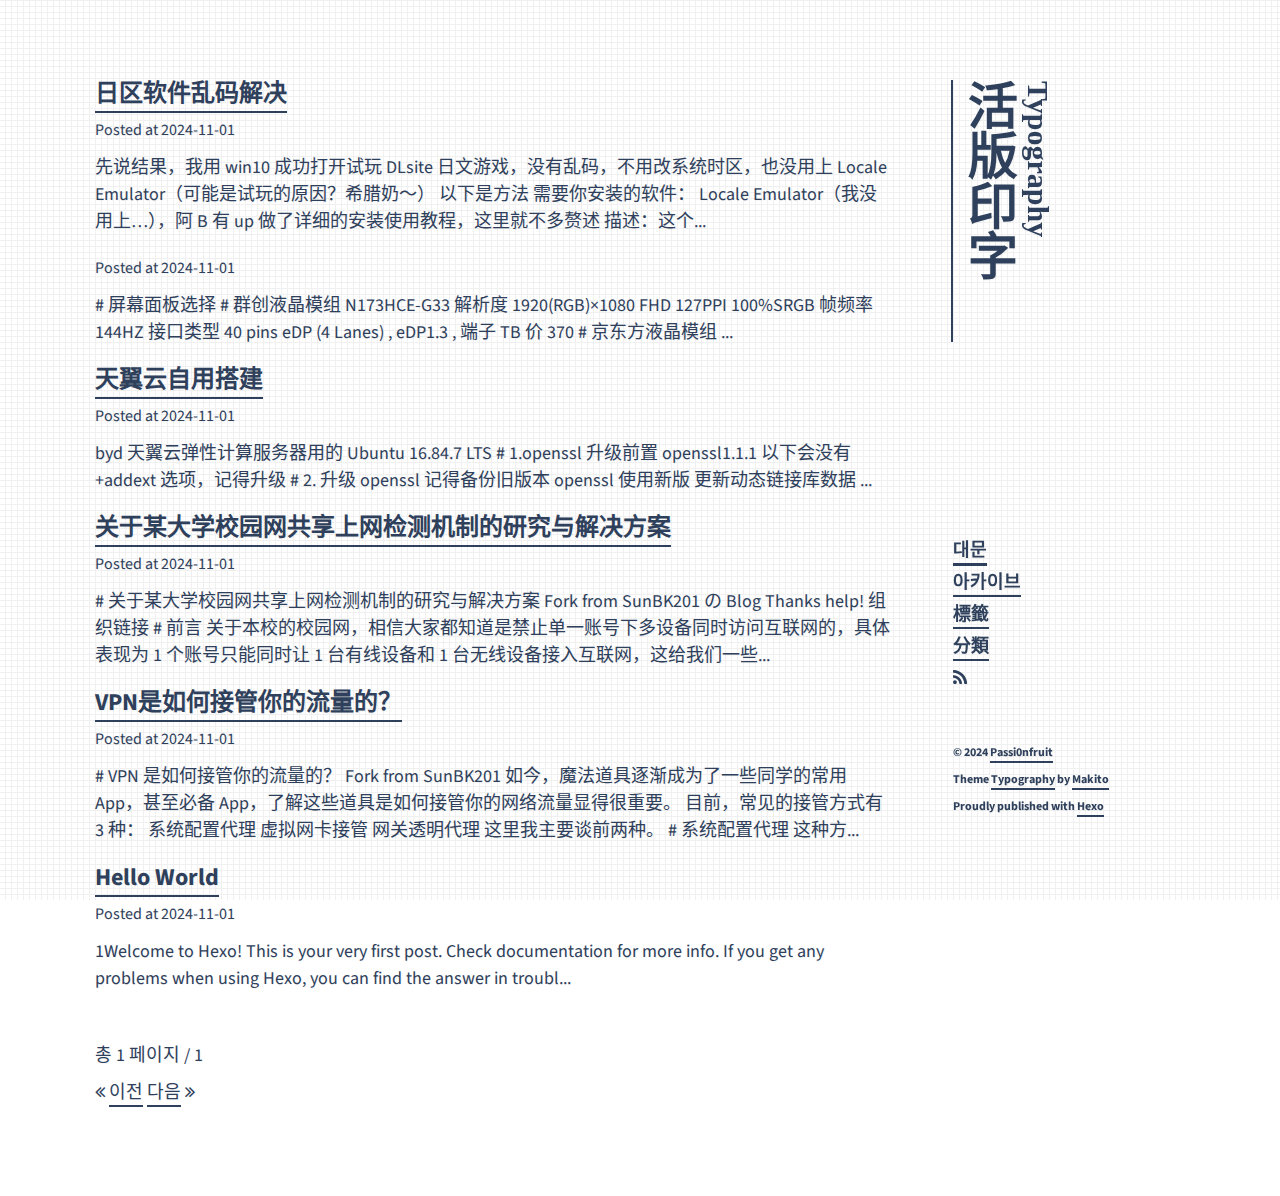
<file: index.html>
<!DOCTYPE html><html lang="zh-CN"><head><meta charset="utf-8"><meta name="X-UA-Compatible" content="IE=edge"><meta name="author"><title>Passi0nfruit</title><meta name="description" content="A Blog Powered By Hexo"><meta name="keywords" content=""><meta content="width=device-width, initial-scale=1.0, maximum-scale=1.0, user-scalable=0" name="viewport"><meta content="yes" name="apple-mobile-web-app-capable"><meta content="black" name="apple-mobile-web-app-status-bar-style"><meta content="telephone=no" name="format-detection"><meta name="renderer" content="webkit"><link rel="short icon" href="images/favicon.png" type="image/x-icon"><link rel="stylesheet" href="/css/bootstrap.min.css"><link rel="stylesheet" href="/css/font-awesome.min.css"><link rel="stylesheet" href="/css/style.css"><link rel="alternate" type="application/atom+xml" title="ATOM 1.0" href="/atom.xml"><meta name="generator" content="Hexo 7.3.0"><link rel="stylesheet" href="/css/prism.css" type="text/css">
<link rel="stylesheet" href="/css/prism-line-numbers.css" type="text/css"></head><body><div class="container" id="stage"><div class="row"><div class="col-sm-3 col-xs-12 side-container invisible" id="side-bar"><div class="vertical-text site-title"><h3 class="site-title-small" tabindex="-1"><a class="a-title" href="/">Typography</a></h3><h1 class="site-title-large" tabindex="-1"><a class="a-title" href="/">活版印字</a></h1><!--h6(onclick="triggerSiteNav()") Trigger--></div><br class="visible-lg visible-md visible-sm"><div class="site-title-links" id="site-nav"><ul><li><a class="current" href="/">대문</a></li><li><a href="/archives">아카이브</a></li><li><a href="/tags/index.html">標籤</a></li><li><a href="/categories/index.html">分類</a></li><li class="soc"><a href="http://windsakura.github.io/atom.xml" target="_blank" rel="noopener noreferrer" aria-label="RSS"><i class="fa fa-rss">&nbsp;</i></a></li></ul><div class="visible-lg visible-md visible-sm site-nav-footer"><br class="site-nav-footer-br"><footer><p>&copy;&nbsp;2024&nbsp;<a target="_blank" href="http://windsakura.github.io" rel="noopener noreferrer">Passi0nfruit</a></p><p>Theme&nbsp;<a target="_blank" href="https://github.com/SumiMakito/hexo-theme-typography" rel="noopener noreferrer">Typography</a>&nbsp;by&nbsp;<a target="_blank" href="https://www.keep.moe" rel="noopener noreferrer">Makito</a></p><p>Proudly published with&nbsp;<a target="_blank" href="https://hexo.io" rel="noopener noreferrer">Hexo</a></p></footer></div></div></div><div class="col-sm-9 col-xs-12 main-container invisible" id="main-container"><div class="autopagerize_page_element"><div class="content"><div class="post-container"><p class="post-title"><a href="/2024/11/01/%E6%97%A5%E5%8C%BA/">日区软件乱码解决</a></p><p class="post-meta"><span class="date meta-item">Posted at&nbsp;2024-11-01</span></p><p class="post-abstract">先说结果，我用 win10 成功打开试玩 DLsite 日文游戏，没有乱码，不用改系统时区，也没用上 Locale Emulator（可能是试玩的原因？希腊奶～）
以下是方法
需要你安装的软件：


Locale Emulator（我没用上…），阿 B 有 up 做了详细的安装使用教程，这里就不多赘述
描述：这个...</p></div><div class="post-container"><p class="post-title"><a href="/2024/11/01/%E5%B1%8F%E5%B9%95%E9%9D%A2%E6%9D%BF%E9%80%89%E6%8B%A9/"></a></p><p class="post-meta"><span class="date meta-item">Posted at&nbsp;2024-11-01</span></p><p class="post-abstract"># 屏幕面板选择
# 群创液晶模组 N173HCE-G33



解析度
1920(RGB)×1080  FHD  127PPI 100%SRGB




帧频率
144HZ


接口类型
40 pins  eDP (4 Lanes) , eDP1.3 , 端子


TB 价
370




# 京东方液晶模组 ...</p></div><div class="post-container"><p class="post-title"><a href="/2024/11/01/%E5%A4%A9%E7%BF%BC%E4%BA%91Ts3/">天翼云自用搭建</a></p><p class="post-meta"><span class="date meta-item">Posted at&nbsp;2024-11-01</span></p><p class="post-abstract">byd 天翼云弹性计算服务器用的 Ubuntu 16.84.7 LTS
# 1.openssl 升级前置
openssl1.1.1 以下会没有 +addext  选项，记得升级
  
  
  
  
# 2. 升级 openssl
  
记得备份旧版本 openssl
  
使用新版
  
更新动态链接库数据
...</p></div><div class="post-container"><p class="post-title"><a href="/2024/11/01/%E5%85%B3%E4%BA%8E%E6%9F%90%E5%A4%A7%E5%AD%A6%E6%A0%A1%E5%9B%AD%E7%BD%91%E5%85%B1%E4%BA%AB%E4%B8%8A%E7%BD%91%E6%A3%80%E6%B5%8B%E6%9C%BA%E5%88%B6%E7%9A%84%E7%A0%94%E7%A9%B6%E4%B8%8E%E8%A7%A3%E5%86%B3%E6%96%B9%E6%A1%88/">关于某大学校园网共享上网检测机制的研究与解决方案</a></p><p class="post-meta"><span class="date meta-item">Posted at&nbsp;2024-11-01</span></p><p class="post-abstract"># 关于某大学校园网共享上网检测机制的研究与解决方案
Fork from SunBK201 の Blog
Thanks help!
组织链接
# 前言
关于本校的校园网，相信大家都知道是禁止单一账号下多设备同时访问互联网的，具体表现为 1 个账号只能同时让 1 台有线设备和 1 台无线设备接入互联网，这给我们一些...</p></div><div class="post-container"><p class="post-title"><a href="/2024/11/01/VPN%E6%98%AF%E5%A6%82%E4%BD%95%E6%8E%A5%E7%AE%A1%E4%BD%A0%E7%9A%84%E6%B5%81%E9%87%8F%E7%9A%84%EF%BC%9F/">VPN是如何接管你的流量的？</a></p><p class="post-meta"><span class="date meta-item">Posted at&nbsp;2024-11-01</span></p><p class="post-abstract"># VPN 是如何接管你的流量的？
Fork from SunBK201
如今，魔法道具逐渐成为了一些同学的常用 App，甚至必备 App，了解这些道具是如何接管你的网络流量显得很重要。
目前，常见的接管方式有 3 种：

系统配置代理
虚拟网卡接管
网关透明代理

这里我主要谈前两种。
# 系统配置代理
这种方...</p></div><div class="post-container"><p class="post-title"><a href="/2024/11/01/hello-world/">Hello World</a></p><p class="post-meta"><span class="date meta-item">Posted at&nbsp;2024-11-01</span></p><p class="post-abstract">1Welcome to Hexo! This is your very first post. Check documentation for more info. If you get any problems when using Hexo, you can find the answer in troubl...</p></div><div class="pagination no-margin-bottom"><p class="clearfix"><p> 총 1 페이지 / 1 &nbsp;</p><p><span class="pre pagbuttons"><i class="fa fa-angle-double-left"></i>&nbsp;<a role="navigation" href="/" aria-label="이전">이전</a></span><span>&nbsp;</span><span class="next pagbuttons"><a role="navigation" href="/" aria-label="다음">다음</a>&nbsp;<i class="fa fa-angle-double-right"></i></span></p></p></div></div></div><div class="visible-xs site-bottom-footer"><footer><p>&copy;&nbsp;2024&nbsp;<a target="_blank" href="http://windsakura.github.io" rel="noopener noreferrer">Passi0nfruit</a></p><p>Theme&nbsp;<a target="_blank" href="https://github.com/SumiMakito/hexo-theme-typography" rel="noopener noreferrer">Typography</a>&nbsp;by&nbsp;<a target="_blank" href="https://www.keep.moe" rel="noopener noreferrer">Makito</a></p><p>Proudly published with&nbsp;<a target="_blank" href="https://hexo.io" rel="noopener noreferrer">Hexo</a></p></footer></div></div></div></div><script src="/js/jquery-3.1.0.min.js"></script><script src="/js/bootstrap.min.js"></script><script src="/js/jquery-migrate-1.2.1.min.js"></script><script src="/js/jquery.appear.js"></script><script src="/js/google-analytics.js"></script><script src="/js/typography.js"></script></body></html>
</file>
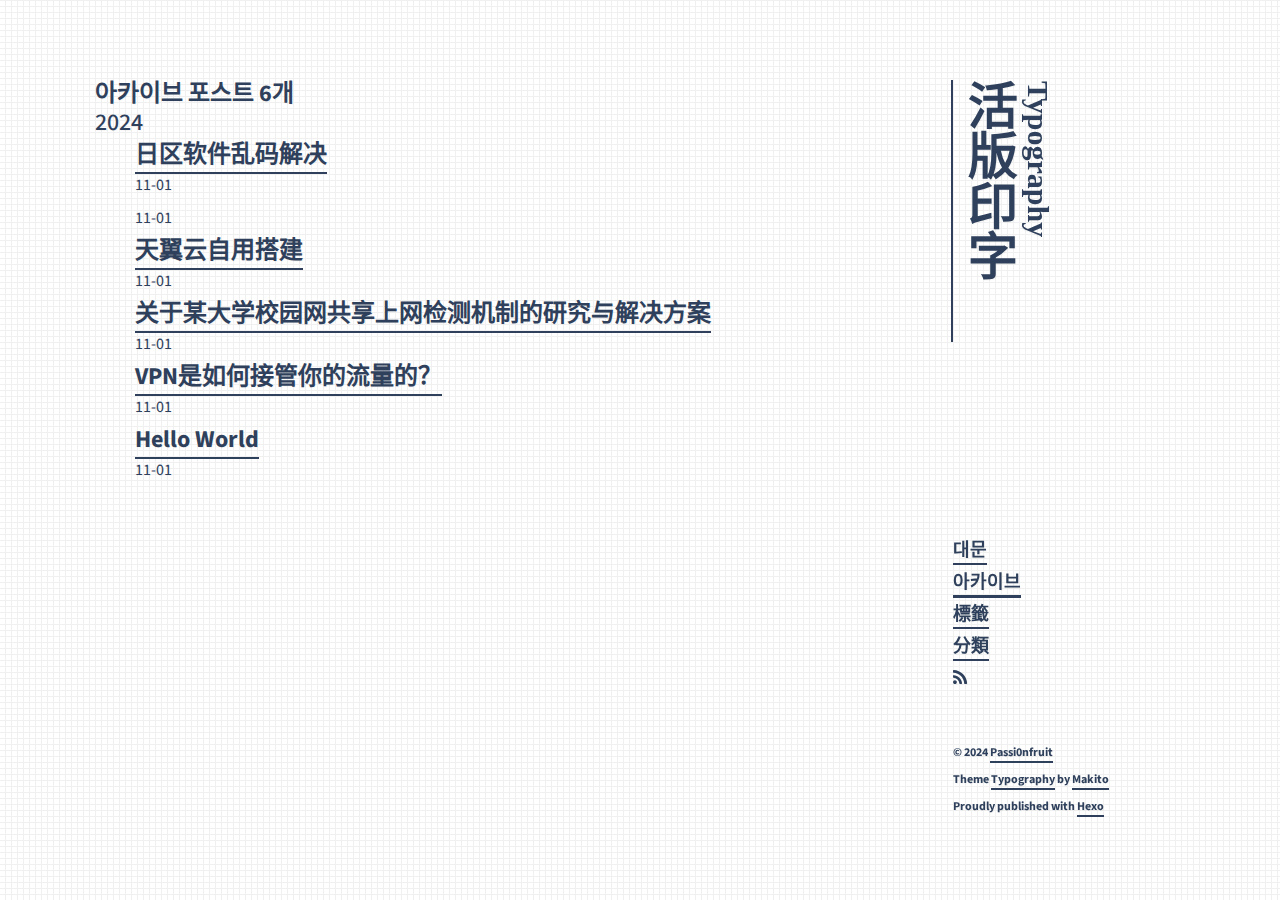
<file: archives/index.html>
<!DOCTYPE html><html lang="zh-CN"><head><meta charset="utf-8"><meta name="X-UA-Compatible" content="IE=edge"><meta name="author"><title>아카이브 · Passi0nfruit</title><meta name="description" content="아카이브 - Passi0nfruit"><meta name="keywords" content=""><meta content="width=device-width, initial-scale=1.0, maximum-scale=1.0, user-scalable=0" name="viewport"><meta content="yes" name="apple-mobile-web-app-capable"><meta content="black" name="apple-mobile-web-app-status-bar-style"><meta content="telephone=no" name="format-detection"><meta name="renderer" content="webkit"><link rel="short icon" href="images/favicon.png" type="image/x-icon"><link rel="stylesheet" href="/css/bootstrap.min.css"><link rel="stylesheet" href="/css/font-awesome.min.css"><link rel="stylesheet" href="/css/style.css"><link rel="alternate" type="application/atom+xml" title="ATOM 1.0" href="/atom.xml"><meta name="generator" content="Hexo 7.3.0"><link rel="stylesheet" href="/css/prism.css" type="text/css">
<link rel="stylesheet" href="/css/prism-line-numbers.css" type="text/css"></head><body><div class="container" id="stage"><div class="row"><div class="col-sm-3 col-xs-12 side-container invisible" id="side-bar"><div class="vertical-text site-title"><h3 class="site-title-small" tabindex="-1"><a class="a-title" href="/">Typography</a></h3><h1 class="site-title-large" tabindex="-1"><a class="a-title" href="/">活版印字</a></h1><!--h6(onclick="triggerSiteNav()") Trigger--></div><br class="visible-lg visible-md visible-sm"><div class="site-title-links" id="site-nav"><ul><li><a href="/">대문</a></li><li><a class="current" href="/archives">아카이브</a></li><li><a href="/tags/index.html">標籤</a></li><li><a href="/categories/index.html">分類</a></li><li class="soc"><a href="http://windsakura.github.io/atom.xml" target="_blank" rel="noopener noreferrer" aria-label="RSS"><i class="fa fa-rss">&nbsp;</i></a></li></ul><div class="visible-lg visible-md visible-sm site-nav-footer"><br class="site-nav-footer-br"><footer><p>&copy;&nbsp;2024&nbsp;<a target="_blank" href="http://windsakura.github.io" rel="noopener noreferrer">Passi0nfruit</a></p><p>Theme&nbsp;<a target="_blank" href="https://github.com/SumiMakito/hexo-theme-typography" rel="noopener noreferrer">Typography</a>&nbsp;by&nbsp;<a target="_blank" href="https://www.keep.moe" rel="noopener noreferrer">Makito</a></p><p>Proudly published with&nbsp;<a target="_blank" href="https://hexo.io" rel="noopener noreferrer">Hexo</a></p></footer></div></div></div><div class="col-sm-9 col-xs-12 main-container invisible" id="main-container"><div class="autopagerize_page_element"><div class="content"><p class="post-title">아카이브 포스트 6개</p><div class="archive animated fadeInDown"><ul class="list-with-title"><li class="listing-title"><h4 class="ar-year">2024</h4><ul class="listing"><li class="listing-item"><div class="listing-post"><p class="post-title"><a href="/2024/11/01/%E6%97%A5%E5%8C%BA/" title="日区软件乱码解决">日区软件乱码解决</a></p><div class="post-time"><span class="ar-date">11-01</span></div></div></li><li class="listing-item"><div class="listing-post"><p class="post-title"><a href="/2024/11/01/%E5%B1%8F%E5%B9%95%E9%9D%A2%E6%9D%BF%E9%80%89%E6%8B%A9/" title=""></a></p><div class="post-time"><span class="ar-date">11-01</span></div></div></li><li class="listing-item"><div class="listing-post"><p class="post-title"><a href="/2024/11/01/%E5%A4%A9%E7%BF%BC%E4%BA%91Ts3/" title="天翼云自用搭建">天翼云自用搭建</a></p><div class="post-time"><span class="ar-date">11-01</span></div></div></li><li class="listing-item"><div class="listing-post"><p class="post-title"><a href="/2024/11/01/%E5%85%B3%E4%BA%8E%E6%9F%90%E5%A4%A7%E5%AD%A6%E6%A0%A1%E5%9B%AD%E7%BD%91%E5%85%B1%E4%BA%AB%E4%B8%8A%E7%BD%91%E6%A3%80%E6%B5%8B%E6%9C%BA%E5%88%B6%E7%9A%84%E7%A0%94%E7%A9%B6%E4%B8%8E%E8%A7%A3%E5%86%B3%E6%96%B9%E6%A1%88/" title="关于某大学校园网共享上网检测机制的研究与解决方案">关于某大学校园网共享上网检测机制的研究与解决方案</a></p><div class="post-time"><span class="ar-date">11-01</span></div></div></li><li class="listing-item"><div class="listing-post"><p class="post-title"><a href="/2024/11/01/VPN%E6%98%AF%E5%A6%82%E4%BD%95%E6%8E%A5%E7%AE%A1%E4%BD%A0%E7%9A%84%E6%B5%81%E9%87%8F%E7%9A%84%EF%BC%9F/" title="VPN是如何接管你的流量的？">VPN是如何接管你的流量的？</a></p><div class="post-time"><span class="ar-date">11-01</span></div></div></li><li class="listing-item"><div class="listing-post"><p class="post-title"><a href="/2024/11/01/hello-world/" title="Hello World">Hello World</a></p><div class="post-time"><span class="ar-date">11-01</span></div></div></li></ul></li></ul></div></div></div><div class="visible-xs site-bottom-footer"><footer><p>&copy;&nbsp;2024&nbsp;<a target="_blank" href="http://windsakura.github.io" rel="noopener noreferrer">Passi0nfruit</a></p><p>Theme&nbsp;<a target="_blank" href="https://github.com/SumiMakito/hexo-theme-typography" rel="noopener noreferrer">Typography</a>&nbsp;by&nbsp;<a target="_blank" href="https://www.keep.moe" rel="noopener noreferrer">Makito</a></p><p>Proudly published with&nbsp;<a target="_blank" href="https://hexo.io" rel="noopener noreferrer">Hexo</a></p></footer></div></div></div></div><script src="/js/jquery-3.1.0.min.js"></script><script src="/js/bootstrap.min.js"></script><script src="/js/jquery-migrate-1.2.1.min.js"></script><script src="/js/jquery.appear.js"></script><script src="/js/google-analytics.js"></script><script src="/js/typography.js"></script></body></html>
</file>
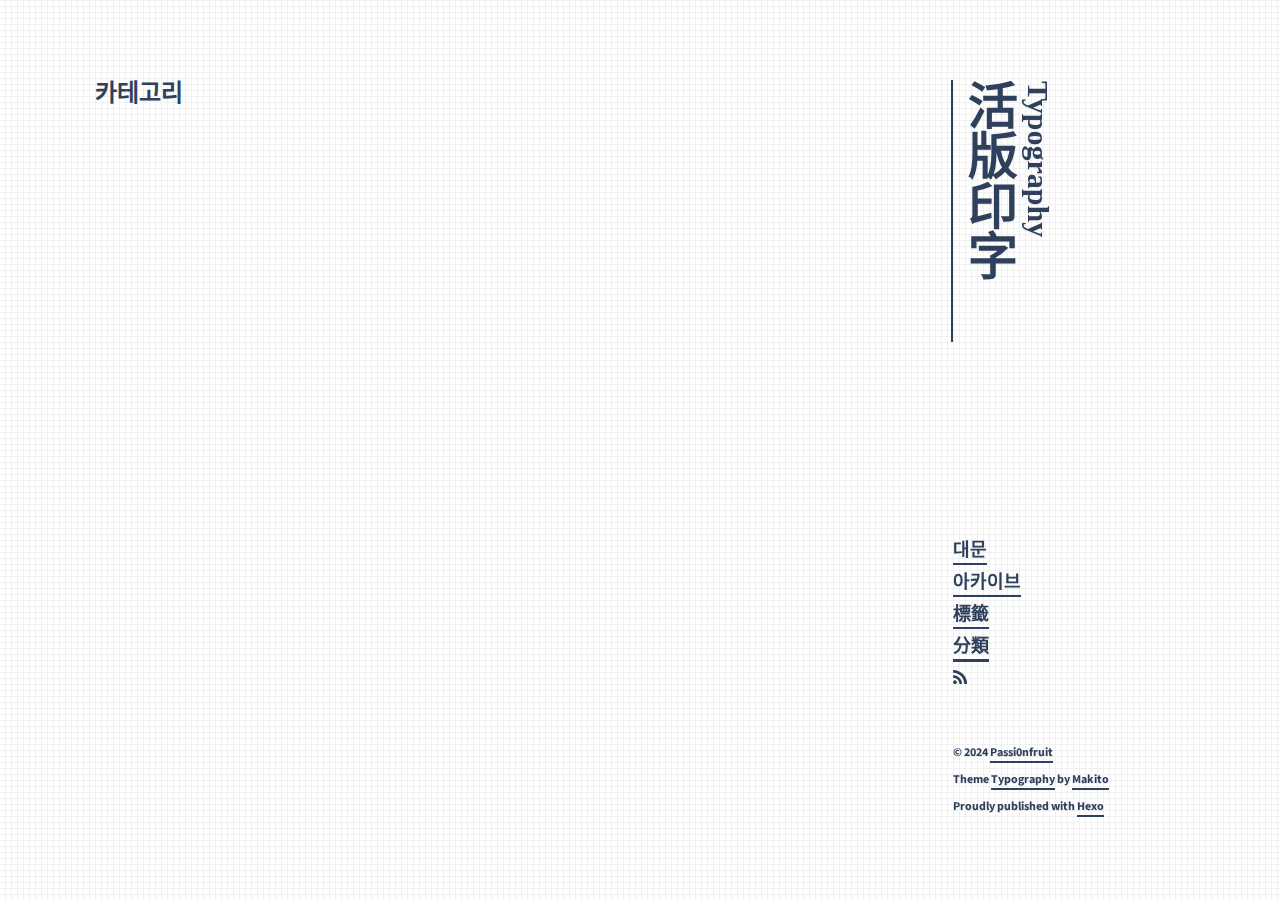
<file: categories/index.html>
<!DOCTYPE html><html lang="zh-CN"><head><meta charset="utf-8"><meta name="X-UA-Compatible" content="IE=edge"><meta name="author"><title>카테고리 · Passi0nfruit</title><meta name="description" content="카테고리 - Passi0nfruit"><meta name="keywords" content=""><meta content="width=device-width, initial-scale=1.0, maximum-scale=1.0, user-scalable=0" name="viewport"><meta content="yes" name="apple-mobile-web-app-capable"><meta content="black" name="apple-mobile-web-app-status-bar-style"><meta content="telephone=no" name="format-detection"><meta name="renderer" content="webkit"><link rel="short icon" href="images/favicon.png" type="image/x-icon"><link rel="stylesheet" href="/css/bootstrap.min.css"><link rel="stylesheet" href="/css/font-awesome.min.css"><link rel="stylesheet" href="/css/style.css"><link rel="alternate" type="application/atom+xml" title="ATOM 1.0" href="/atom.xml"><meta name="generator" content="Hexo 7.3.0"><link rel="stylesheet" href="/css/prism.css" type="text/css">
<link rel="stylesheet" href="/css/prism-line-numbers.css" type="text/css"></head><body><div class="container" id="stage"><div class="row"><div class="col-sm-3 col-xs-12 side-container invisible" id="side-bar"><div class="vertical-text site-title"><h3 class="site-title-small" tabindex="-1"><a class="a-title" href="/">Typography</a></h3><h1 class="site-title-large" tabindex="-1"><a class="a-title" href="/">活版印字</a></h1><!--h6(onclick="triggerSiteNav()") Trigger--></div><br class="visible-lg visible-md visible-sm"><div class="site-title-links" id="site-nav"><ul><li><a href="/">대문</a></li><li><a href="/archives">아카이브</a></li><li><a href="/tags/index.html">標籤</a></li><li><a class="current" href="/categories/index.html">分類</a></li><li class="soc"><a href="http://windsakura.github.io/atom.xml" target="_blank" rel="noopener noreferrer" aria-label="RSS"><i class="fa fa-rss">&nbsp;</i></a></li></ul><div class="visible-lg visible-md visible-sm site-nav-footer"><br class="site-nav-footer-br"><footer><p>&copy;&nbsp;2024&nbsp;<a target="_blank" href="http://windsakura.github.io" rel="noopener noreferrer">Passi0nfruit</a></p><p>Theme&nbsp;<a target="_blank" href="https://github.com/SumiMakito/hexo-theme-typography" rel="noopener noreferrer">Typography</a>&nbsp;by&nbsp;<a target="_blank" href="https://www.keep.moe" rel="noopener noreferrer">Makito</a></p><p>Proudly published with&nbsp;<a target="_blank" href="https://hexo.io" rel="noopener noreferrer">Hexo</a></p></footer></div></div></div><div class="col-sm-9 col-xs-12 main-container invisible" id="main-container"><div class="autopagerize_page_element"><div class="content"><div class="archive animated fadeInDown"><p class="post-title">카테고리</p><ul class="listing"></ul></div></div></div><div class="visible-xs site-bottom-footer"><footer><p>&copy;&nbsp;2024&nbsp;<a target="_blank" href="http://windsakura.github.io" rel="noopener noreferrer">Passi0nfruit</a></p><p>Theme&nbsp;<a target="_blank" href="https://github.com/SumiMakito/hexo-theme-typography" rel="noopener noreferrer">Typography</a>&nbsp;by&nbsp;<a target="_blank" href="https://www.keep.moe" rel="noopener noreferrer">Makito</a></p><p>Proudly published with&nbsp;<a target="_blank" href="https://hexo.io" rel="noopener noreferrer">Hexo</a></p></footer></div></div></div></div><script src="/js/jquery-3.1.0.min.js"></script><script src="/js/bootstrap.min.js"></script><script src="/js/jquery-migrate-1.2.1.min.js"></script><script src="/js/jquery.appear.js"></script><script src="/js/google-analytics.js"></script><script src="/js/typography.js"></script></body></html>
</file>
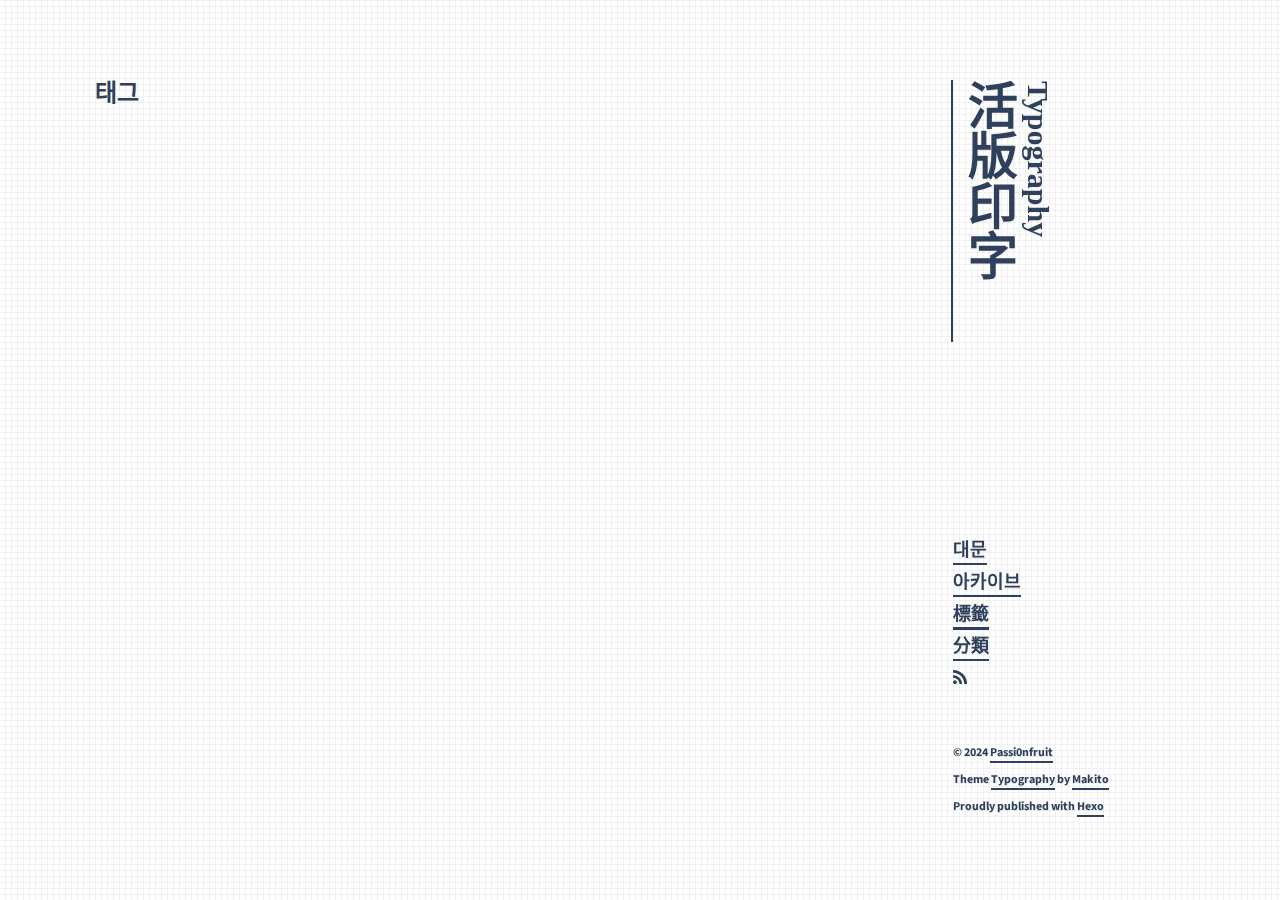
<file: tags/index.html>
<!DOCTYPE html><html lang="zh-CN"><head><meta charset="utf-8"><meta name="X-UA-Compatible" content="IE=edge"><meta name="author"><title>태그 · Passi0nfruit</title><meta name="description" content="태그 - Passi0nfruit"><meta name="keywords" content=""><meta content="width=device-width, initial-scale=1.0, maximum-scale=1.0, user-scalable=0" name="viewport"><meta content="yes" name="apple-mobile-web-app-capable"><meta content="black" name="apple-mobile-web-app-status-bar-style"><meta content="telephone=no" name="format-detection"><meta name="renderer" content="webkit"><link rel="short icon" href="images/favicon.png" type="image/x-icon"><link rel="stylesheet" href="/css/bootstrap.min.css"><link rel="stylesheet" href="/css/font-awesome.min.css"><link rel="stylesheet" href="/css/style.css"><link rel="alternate" type="application/atom+xml" title="ATOM 1.0" href="/atom.xml"><meta name="generator" content="Hexo 7.3.0"><link rel="stylesheet" href="/css/prism.css" type="text/css">
<link rel="stylesheet" href="/css/prism-line-numbers.css" type="text/css"></head><body><div class="container" id="stage"><div class="row"><div class="col-sm-3 col-xs-12 side-container invisible" id="side-bar"><div class="vertical-text site-title"><h3 class="site-title-small" tabindex="-1"><a class="a-title" href="/">Typography</a></h3><h1 class="site-title-large" tabindex="-1"><a class="a-title" href="/">活版印字</a></h1><!--h6(onclick="triggerSiteNav()") Trigger--></div><br class="visible-lg visible-md visible-sm"><div class="site-title-links" id="site-nav"><ul><li><a href="/">대문</a></li><li><a href="/archives">아카이브</a></li><li><a class="current" href="/tags/index.html">標籤</a></li><li><a href="/categories/index.html">分類</a></li><li class="soc"><a href="http://windsakura.github.io/atom.xml" target="_blank" rel="noopener noreferrer" aria-label="RSS"><i class="fa fa-rss">&nbsp;</i></a></li></ul><div class="visible-lg visible-md visible-sm site-nav-footer"><br class="site-nav-footer-br"><footer><p>&copy;&nbsp;2024&nbsp;<a target="_blank" href="http://windsakura.github.io" rel="noopener noreferrer">Passi0nfruit</a></p><p>Theme&nbsp;<a target="_blank" href="https://github.com/SumiMakito/hexo-theme-typography" rel="noopener noreferrer">Typography</a>&nbsp;by&nbsp;<a target="_blank" href="https://www.keep.moe" rel="noopener noreferrer">Makito</a></p><p>Proudly published with&nbsp;<a target="_blank" href="https://hexo.io" rel="noopener noreferrer">Hexo</a></p></footer></div></div></div><div class="col-sm-9 col-xs-12 main-container invisible" id="main-container"><div class="autopagerize_page_element"><div class="content"><div class="archive animated fadeInDown"><p class="post-title">태그</p><ul class="listing"></ul></div></div></div><div class="visible-xs site-bottom-footer"><footer><p>&copy;&nbsp;2024&nbsp;<a target="_blank" href="http://windsakura.github.io" rel="noopener noreferrer">Passi0nfruit</a></p><p>Theme&nbsp;<a target="_blank" href="https://github.com/SumiMakito/hexo-theme-typography" rel="noopener noreferrer">Typography</a>&nbsp;by&nbsp;<a target="_blank" href="https://www.keep.moe" rel="noopener noreferrer">Makito</a></p><p>Proudly published with&nbsp;<a target="_blank" href="https://hexo.io" rel="noopener noreferrer">Hexo</a></p></footer></div></div></div></div><script src="/js/jquery-3.1.0.min.js"></script><script src="/js/bootstrap.min.js"></script><script src="/js/jquery-migrate-1.2.1.min.js"></script><script src="/js/jquery.appear.js"></script><script src="/js/google-analytics.js"></script><script src="/js/typography.js"></script></body></html>
</file>
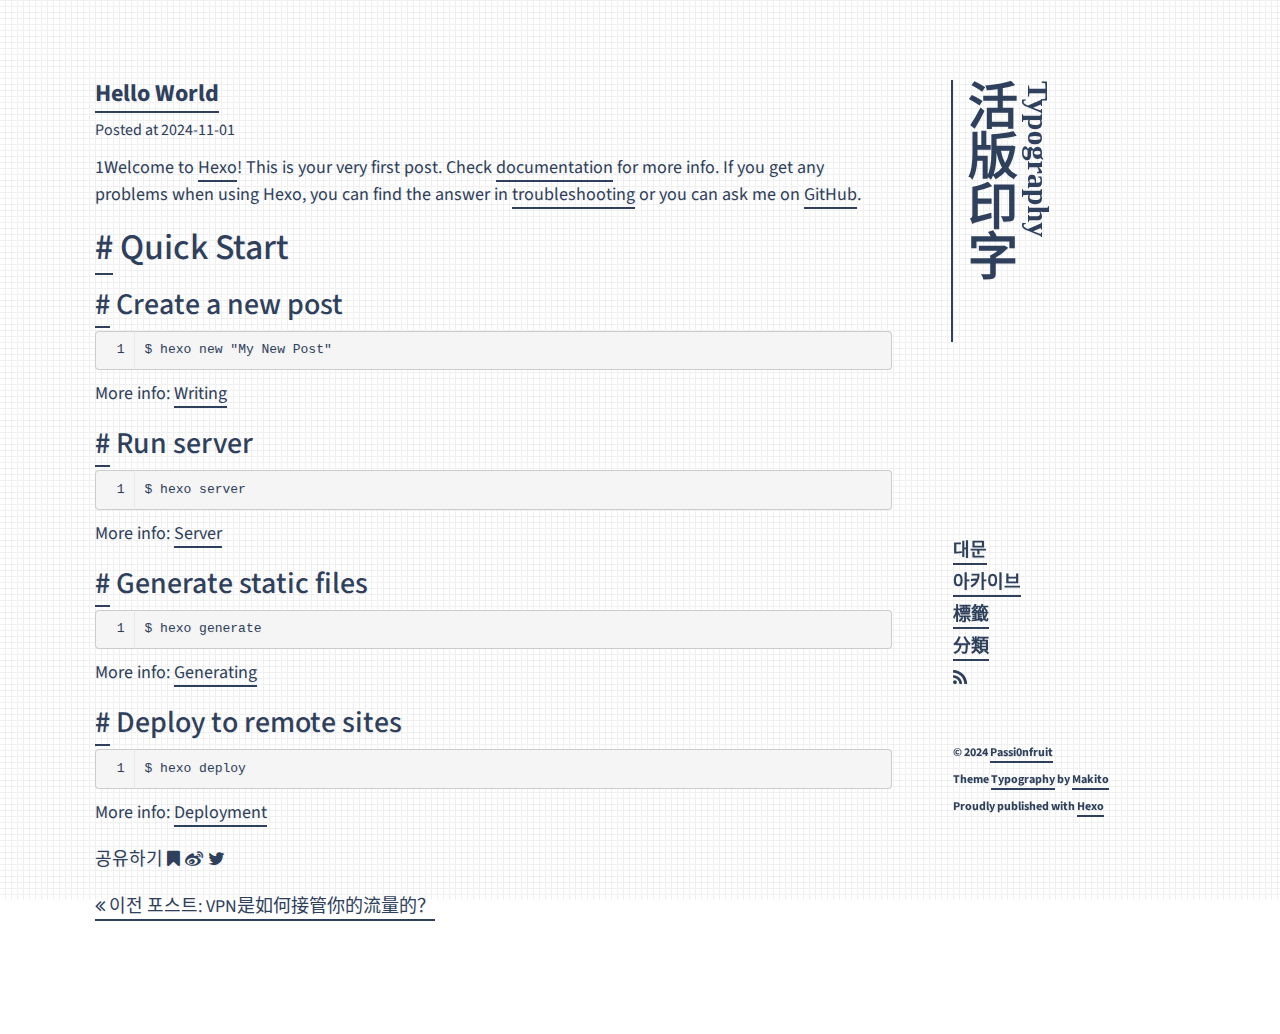
<file: 2024/11/01/hello-world/index.html>
<!DOCTYPE html><html lang="zh-CN"><head><meta charset="utf-8"><meta name="X-UA-Compatible" content="IE=edge"><meta name="author"><title>Hello World · Passi0nfruit</title><meta name="description" content="1Welcome to Hexo! This is your very first post. Check documentation for more info. If you get any problems when using Hexo, you can find the answer in"><meta name="og:description" content="1Welcome to Hexo! This is your very first post. Check documentation for more info. If you get any problems when using Hexo, you can find the answer in"><meta name="twitter:site" content="Passi0nfruit"><meta name="twitter:title" content="Hello World"><meta name="twitter:card" content="summary"><meta name="keywords" content=""><meta content="width=device-width, initial-scale=1.0, maximum-scale=1.0, user-scalable=0" name="viewport"><meta content="yes" name="apple-mobile-web-app-capable"><meta content="black" name="apple-mobile-web-app-status-bar-style"><meta content="telephone=no" name="format-detection"><meta name="renderer" content="webkit"><link rel="short icon" href="images/favicon.png" type="image/x-icon"><link rel="stylesheet" href="/css/bootstrap.min.css"><link rel="stylesheet" href="/css/font-awesome.min.css"><link rel="stylesheet" href="/css/style.css"><link rel="alternate" type="application/atom+xml" title="ATOM 1.0" href="/atom.xml"><meta name="generator" content="Hexo 7.3.0"><link rel="stylesheet" href="/css/prism.css" type="text/css">
<link rel="stylesheet" href="/css/prism-line-numbers.css" type="text/css"></head><body><div class="container" id="stage"><div class="row"><div class="col-sm-3 col-xs-12 side-container invisible" id="side-bar"><div class="vertical-text site-title"><h3 class="site-title-small" tabindex="-1"><a class="a-title" href="/">Typography</a></h3><h1 class="site-title-large" tabindex="-1"><a class="a-title" href="/">活版印字</a></h1><!--h6(onclick="triggerSiteNav()") Trigger--></div><br class="visible-lg visible-md visible-sm"><div class="site-title-links" id="site-nav"><ul><li><a href="/">대문</a></li><li><a href="/archives">아카이브</a></li><li><a href="/tags/index.html">標籤</a></li><li><a href="/categories/index.html">分類</a></li><li class="soc"><a href="http://windsakura.github.io/atom.xml" target="_blank" rel="noopener noreferrer" aria-label="RSS"><i class="fa fa-rss">&nbsp;</i></a></li></ul><div class="visible-lg visible-md visible-sm site-nav-footer"><br class="site-nav-footer-br"><footer><p>&copy;&nbsp;2024&nbsp;<a target="_blank" href="http://windsakura.github.io" rel="noopener noreferrer">Passi0nfruit</a></p><p>Theme&nbsp;<a target="_blank" href="https://github.com/SumiMakito/hexo-theme-typography" rel="noopener noreferrer">Typography</a>&nbsp;by&nbsp;<a target="_blank" href="https://www.keep.moe" rel="noopener noreferrer">Makito</a></p><p>Proudly published with&nbsp;<a target="_blank" href="https://hexo.io" rel="noopener noreferrer">Hexo</a></p></footer></div></div></div><div class="col-sm-9 col-xs-12 main-container invisible" id="main-container"><div class="autopagerize_page_element"><div class="content"><div class="post-page"><div class="post-container"><p class="post-title"><a>Hello World</a></p><p class="post-meta"><span class="date meta-item">Posted at&nbsp;2024-11-01</span></p><p class="post-abstract"><p>1Welcome to <a target="_blank" rel="noopener" href="https://hexo.io/">Hexo</a>! This is your very first post. Check <a target="_blank" rel="noopener" href="https://hexo.io/docs/">documentation</a> for more info. If you get any problems when using Hexo, you can find the answer in <a target="_blank" rel="noopener" href="https://hexo.io/docs/troubleshooting.html">troubleshooting</a> or you can ask me on <a target="_blank" rel="noopener" href="https://github.com/hexojs/hexo/issues">GitHub</a>.</p>
<h2 id="quick-start"><a class="markdownIt-Anchor" href="#quick-start">#</a> Quick Start</h2>
<h3 id="create-a-new-post"><a class="markdownIt-Anchor" href="#create-a-new-post">#</a> Create a new post</h3>
<figure class="highlight bash"><table><tr><td class="gutter"><pre><span class="line">1</span><br></pre></td><td class="code"><pre><span class="line">$ hexo new <span class="string">&quot;My New Post&quot;</span></span><br></pre></td></tr></table></figure>
<p>More info: <a target="_blank" rel="noopener" href="https://hexo.io/docs/writing.html">Writing</a></p>
<h3 id="run-server"><a class="markdownIt-Anchor" href="#run-server">#</a> Run server</h3>
<figure class="highlight bash"><table><tr><td class="gutter"><pre><span class="line">1</span><br></pre></td><td class="code"><pre><span class="line">$ hexo server</span><br></pre></td></tr></table></figure>
<p>More info: <a target="_blank" rel="noopener" href="https://hexo.io/docs/server.html">Server</a></p>
<h3 id="generate-static-files"><a class="markdownIt-Anchor" href="#generate-static-files">#</a> Generate static files</h3>
<figure class="highlight bash"><table><tr><td class="gutter"><pre><span class="line">1</span><br></pre></td><td class="code"><pre><span class="line">$ hexo generate</span><br></pre></td></tr></table></figure>
<p>More info: <a target="_blank" rel="noopener" href="https://hexo.io/docs/generating.html">Generating</a></p>
<h3 id="deploy-to-remote-sites"><a class="markdownIt-Anchor" href="#deploy-to-remote-sites">#</a> Deploy to remote sites</h3>
<figure class="highlight bash"><table><tr><td class="gutter"><pre><span class="line">1</span><br></pre></td><td class="code"><pre><span class="line">$ hexo deploy</span><br></pre></td></tr></table></figure>
<p>More info: <a target="_blank" rel="noopener" href="https://hexo.io/docs/one-command-deployment.html">Deployment</a></p>
</p></div><div class="share"><span>공유하기</span>&nbsp;<span class="soc"><a class="fa fa-bookmark" href="javascript:(function(){EN_CLIP_HOST='http://www.evernote.com';try{var%20x=document.createElement('SCRIPT');x.type='text/javascript';x.src=EN_CLIP_HOST+'/public/bookmarkClipper.js?'+(new%20Date().getTime()/100000);document.getElementsByTagName('head')[0].appendChild(x);}catch(e){location.href=EN_CLIP_HOST+'/clip.action?url='+encodeURIComponent(location.href)+'&amp;title='+encodeURIComponent(document.title);}})();" ref="nofollow" target="_blank"></a></span><span class="soc"><a class="fa fa-weibo" href="javascript:void((function(s,d,e){try{}catch(e){}var f='http://service.weibo.com/share/share.php?',u=d.location.href,p=['url=',e(u),'&amp;title=',e(d.title),'&amp;appkey=2924220432'].join('');function a(){if(!window.open([f,p].join(''),'mb',['toolbar=0,status=0,resizable=1,width=620,height=450,left=',(s.width-620)/2,',top=',(s.height-450)/2].join('')))u.href=[f,p].join('');};if(/Firefox/.test(navigator.userAgent)){setTimeout(a,0)}else{a()}})(screen,document,encodeURIComponent));"></a></span><span class="soc"><a class="fa fa-twitter" target="_blank" rel="noopener" href="http://twitter.com/home?status=http://windsakura.github.io/2024/11/01/hello-world/%20Passi0nfruit%20Hello World"></a></span></div><div class="pagination"><p class="clearfix"><span class="pre pagbuttons"><a role="navigation" href="/2024/11/01/VPN%E6%98%AF%E5%A6%82%E4%BD%95%E6%8E%A5%E7%AE%A1%E4%BD%A0%E7%9A%84%E6%B5%81%E9%87%8F%E7%9A%84%EF%BC%9F/" title="VPN是如何接管你的流量的？"><i class="fa fa-angle-double-left"></i>&nbsp;이전 포스트: VPN是如何接管你的流量的？</a></span></p></div></div></div></div><div class="visible-xs site-bottom-footer"><footer><p>&copy;&nbsp;2024&nbsp;<a target="_blank" href="http://windsakura.github.io" rel="noopener noreferrer">Passi0nfruit</a></p><p>Theme&nbsp;<a target="_blank" href="https://github.com/SumiMakito/hexo-theme-typography" rel="noopener noreferrer">Typography</a>&nbsp;by&nbsp;<a target="_blank" href="https://www.keep.moe" rel="noopener noreferrer">Makito</a></p><p>Proudly published with&nbsp;<a target="_blank" href="https://hexo.io" rel="noopener noreferrer">Hexo</a></p></footer></div></div></div></div><script src="/js/jquery-3.1.0.min.js"></script><script src="/js/bootstrap.min.js"></script><script src="/js/jquery-migrate-1.2.1.min.js"></script><script src="/js/jquery.appear.js"></script><script src="/js/google-analytics.js"></script><script src="/js/typography.js"></script></body></html>
</file>
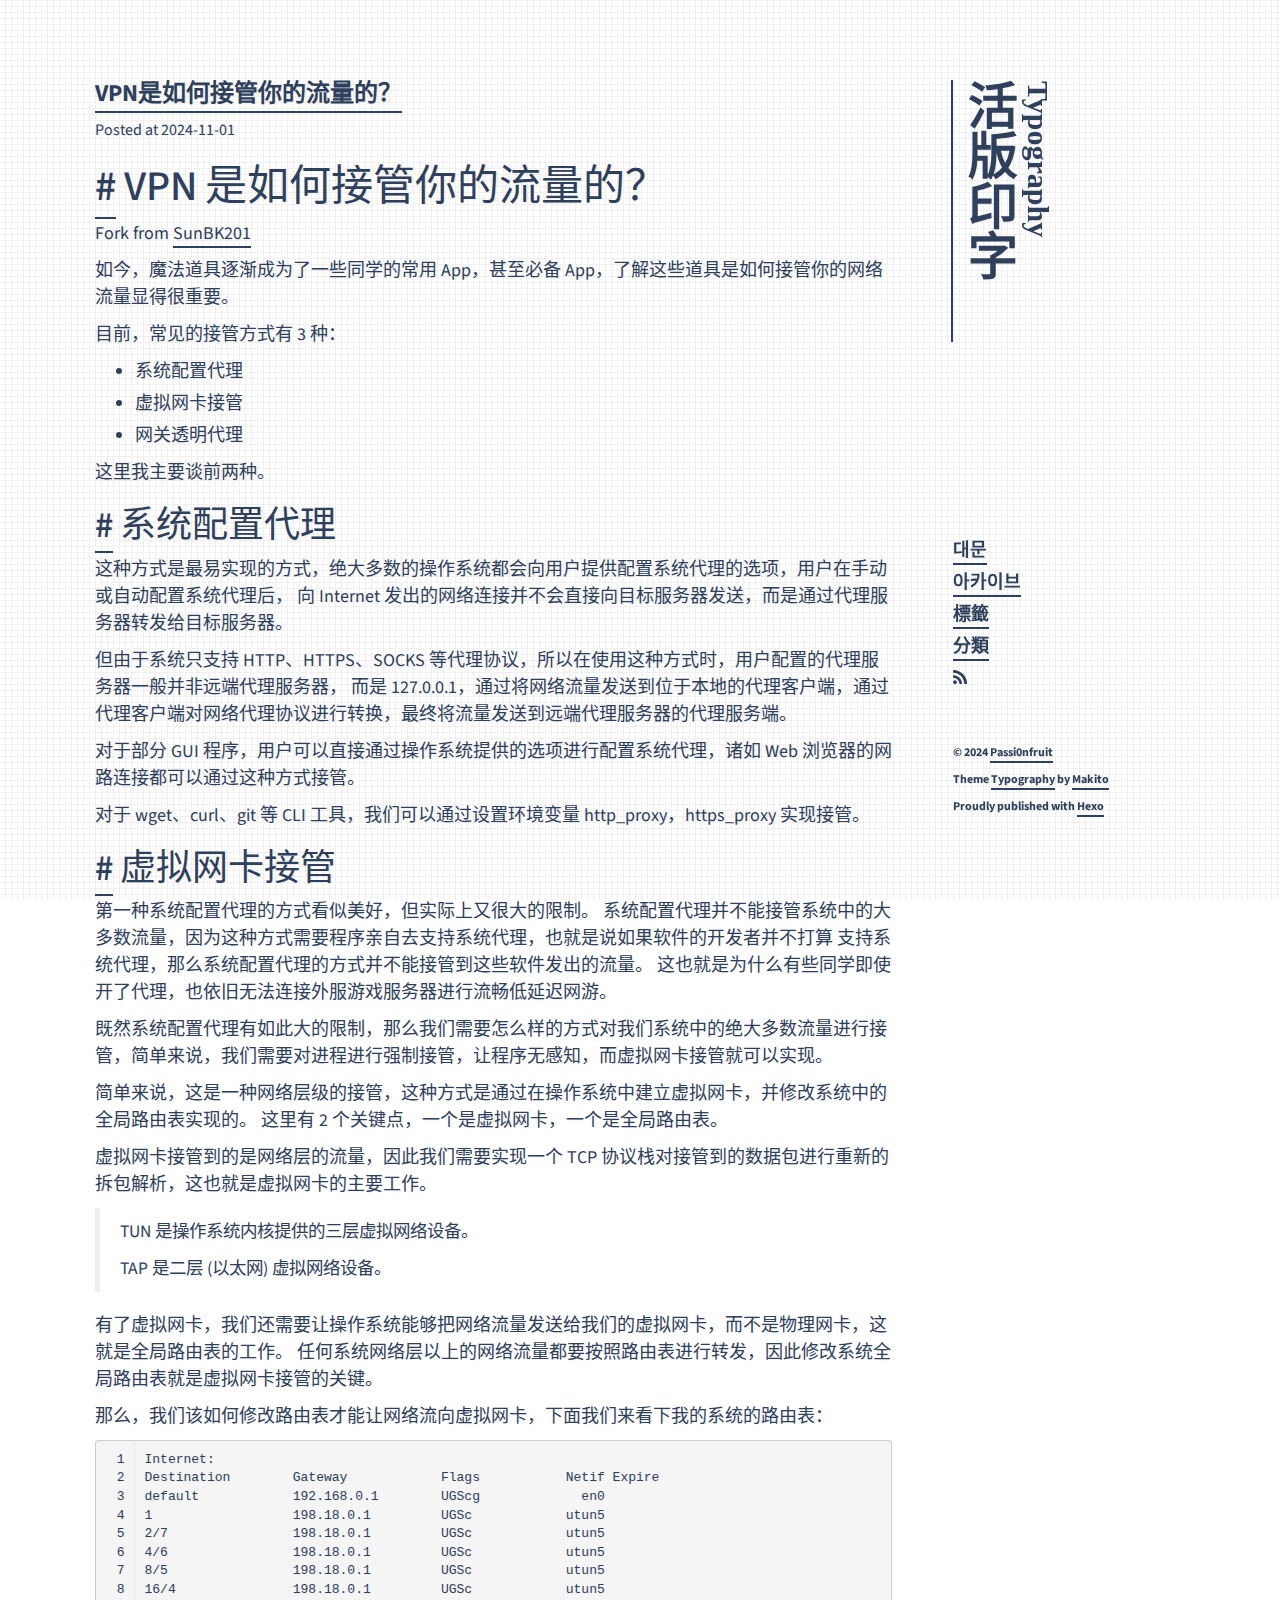
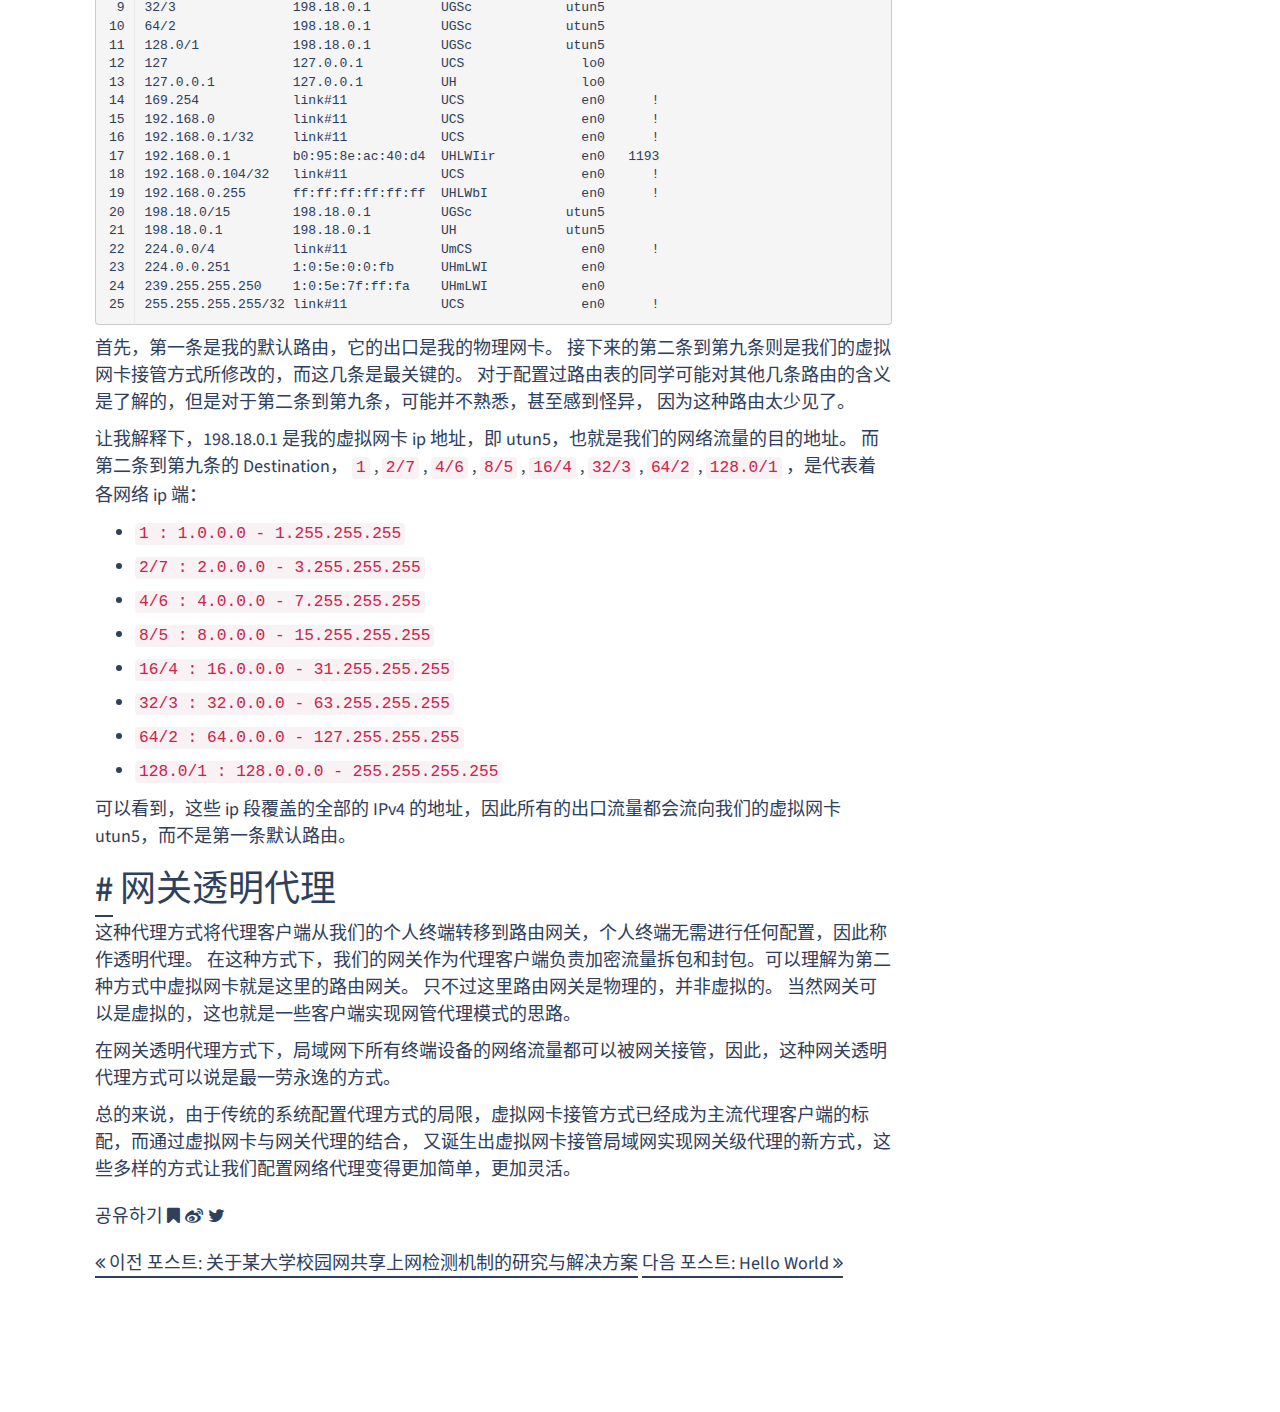
<file: 2024/11/01/VPN是如何接管你的流量的？/index.html>
<!DOCTYPE html><html lang="zh-CN"><head><meta charset="utf-8"><meta name="X-UA-Compatible" content="IE=edge"><meta name="author"><title>VPN是如何接管你的流量的？ · Passi0nfruit</title><meta name="description" content="# VPN 是如何接管你的流量的？
Fork from SunBK201
如今，魔法道具逐渐成为了一些同学的常用 App，甚至必备 App，了解这些道具是如何接管你的网络流量显得很重要。
目前，常见的接管方式有 3 种：

系统配置代理
虚拟网卡接管
网关透明代理

这里我主要谈前两种。
# 系统配"><meta name="og:description" content="# VPN 是如何接管你的流量的？
Fork from SunBK201
如今，魔法道具逐渐成为了一些同学的常用 App，甚至必备 App，了解这些道具是如何接管你的网络流量显得很重要。
目前，常见的接管方式有 3 种：

系统配置代理
虚拟网卡接管
网关透明代理

这里我主要谈前两种。
# 系统配"><meta name="twitter:site" content="Passi0nfruit"><meta name="twitter:title" content="VPN是如何接管你的流量的？"><meta name="twitter:card" content="summary"><meta name="keywords" content=""><meta content="width=device-width, initial-scale=1.0, maximum-scale=1.0, user-scalable=0" name="viewport"><meta content="yes" name="apple-mobile-web-app-capable"><meta content="black" name="apple-mobile-web-app-status-bar-style"><meta content="telephone=no" name="format-detection"><meta name="renderer" content="webkit"><link rel="short icon" href="images/favicon.png" type="image/x-icon"><link rel="stylesheet" href="/css/bootstrap.min.css"><link rel="stylesheet" href="/css/font-awesome.min.css"><link rel="stylesheet" href="/css/style.css"><link rel="alternate" type="application/atom+xml" title="ATOM 1.0" href="/atom.xml"><meta name="generator" content="Hexo 7.3.0"><link rel="stylesheet" href="/css/prism.css" type="text/css">
<link rel="stylesheet" href="/css/prism-line-numbers.css" type="text/css"></head><body><div class="container" id="stage"><div class="row"><div class="col-sm-3 col-xs-12 side-container invisible" id="side-bar"><div class="vertical-text site-title"><h3 class="site-title-small" tabindex="-1"><a class="a-title" href="/">Typography</a></h3><h1 class="site-title-large" tabindex="-1"><a class="a-title" href="/">活版印字</a></h1><!--h6(onclick="triggerSiteNav()") Trigger--></div><br class="visible-lg visible-md visible-sm"><div class="site-title-links" id="site-nav"><ul><li><a href="/">대문</a></li><li><a href="/archives">아카이브</a></li><li><a href="/tags/index.html">標籤</a></li><li><a href="/categories/index.html">分類</a></li><li class="soc"><a href="http://windsakura.github.io/atom.xml" target="_blank" rel="noopener noreferrer" aria-label="RSS"><i class="fa fa-rss">&nbsp;</i></a></li></ul><div class="visible-lg visible-md visible-sm site-nav-footer"><br class="site-nav-footer-br"><footer><p>&copy;&nbsp;2024&nbsp;<a target="_blank" href="http://windsakura.github.io" rel="noopener noreferrer">Passi0nfruit</a></p><p>Theme&nbsp;<a target="_blank" href="https://github.com/SumiMakito/hexo-theme-typography" rel="noopener noreferrer">Typography</a>&nbsp;by&nbsp;<a target="_blank" href="https://www.keep.moe" rel="noopener noreferrer">Makito</a></p><p>Proudly published with&nbsp;<a target="_blank" href="https://hexo.io" rel="noopener noreferrer">Hexo</a></p></footer></div></div></div><div class="col-sm-9 col-xs-12 main-container invisible" id="main-container"><div class="autopagerize_page_element"><div class="content"><div class="post-page"><div class="post-container"><p class="post-title"><a>VPN是如何接管你的流量的？</a></p><p class="post-meta"><span class="date meta-item">Posted at&nbsp;2024-11-01</span></p><p class="post-abstract"><h1 id="vpn是如何接管你的流量的"><a class="markdownIt-Anchor" href="#vpn是如何接管你的流量的">#</a> VPN 是如何接管你的流量的？</h1>
<p>Fork from <a target="_blank" rel="noopener" href="https://blog.sunbk201.site/posts/vpn-route.html">SunBK201</a></p>
<p>如今，魔法道具逐渐成为了一些同学的常用 App，甚至必备 App，了解这些道具是如何接管你的网络流量显得很重要。</p>
<p>目前，常见的接管方式有 3 种：</p>
<ul>
<li>系统配置代理</li>
<li>虚拟网卡接管</li>
<li>网关透明代理</li>
</ul>
<p>这里我主要谈前两种。</p>
<h2 id="系统配置代理"><a class="markdownIt-Anchor" href="#系统配置代理">#</a> 系统配置代理</h2>
<p>这种方式是最易实现的方式，绝大多数的操作系统都会向用户提供配置系统代理的选项，用户在手动或自动配置系统代理后， 向 Internet 发出的网络连接并不会直接向目标服务器发送，而是通过代理服务器转发给目标服务器。</p>
<p>但由于系统只支持 HTTP、HTTPS、SOCKS 等代理协议，所以在使用这种方式时，用户配置的代理服务器一般并非远端代理服务器， 而是 127.0.0.1，通过将网络流量发送到位于本地的代理客户端，通过代理客户端对网络代理协议进行转换，最终将流量发送到远端代理服务器的代理服务端。</p>
<p>对于部分 GUI 程序，用户可以直接通过操作系统提供的选项进行配置系统代理，诸如 Web 浏览器的网路连接都可以通过这种方式接管。</p>
<p>对于 wget、curl、git 等 CLI 工具，我们可以通过设置环境变量 http_proxy，https_proxy 实现接管。</p>
<h2 id="虚拟网卡接管"><a class="markdownIt-Anchor" href="#虚拟网卡接管">#</a> 虚拟网卡接管</h2>
<p>第一种系统配置代理的方式看似美好，但实际上又很大的限制。 系统配置代理并不能接管系统中的大多数流量，因为这种方式需要程序亲自去支持系统代理，也就是说如果软件的开发者并不打算 支持系统代理，那么系统配置代理的方式并不能接管到这些软件发出的流量。 这也就是为什么有些同学即使开了代理，也依旧无法连接外服游戏服务器进行流畅低延迟网游。</p>
<p>既然系统配置代理有如此大的限制，那么我们需要怎么样的方式对我们系统中的绝大多数流量进行接管，简单来说，我们需要对进程进行强制接管，让程序无感知，而虚拟网卡接管就可以实现。</p>
<p>简单来说，这是一种网络层级的接管，这种方式是通过在操作系统中建立虚拟网卡，并修改系统中的全局路由表实现的。 这里有 2 个关键点，一个是虚拟网卡，一个是全局路由表。</p>
<p>虚拟网卡接管到的是网络层的流量，因此我们需要实现一个 TCP 协议栈对接管到的数据包进行重新的拆包解析，这也就是虚拟网卡的主要工作。</p>
<blockquote>
<p>TUN 是操作系统内核提供的三层虚拟网络设备。</p>
<p>TAP 是二层 (以太网) 虚拟网络设备。</p>
</blockquote>
<p>有了虚拟网卡，我们还需要让操作系统能够把网络流量发送给我们的虚拟网卡，而不是物理网卡，这就是全局路由表的工作。 任何系统网络层以上的网络流量都要按照路由表进行转发，因此修改系统全局路由表就是虚拟网卡接管的关键。</p>
<p>那么，我们该如何修改路由表才能让网络流向虚拟网卡，下面我们来看下我的系统的路由表：</p>
<figure class="highlight plaintext"><table><tr><td class="gutter"><pre><span class="line">1</span><br><span class="line">2</span><br><span class="line">3</span><br><span class="line">4</span><br><span class="line">5</span><br><span class="line">6</span><br><span class="line">7</span><br><span class="line">8</span><br><span class="line">9</span><br><span class="line">10</span><br><span class="line">11</span><br><span class="line">12</span><br><span class="line">13</span><br><span class="line">14</span><br><span class="line">15</span><br><span class="line">16</span><br><span class="line">17</span><br><span class="line">18</span><br><span class="line">19</span><br><span class="line">20</span><br><span class="line">21</span><br><span class="line">22</span><br><span class="line">23</span><br><span class="line">24</span><br><span class="line">25</span><br></pre></td><td class="code"><pre><span class="line">Internet:</span><br><span class="line">Destination        Gateway            Flags           Netif Expire</span><br><span class="line">default            192.168.0.1        UGScg             en0       </span><br><span class="line">1                  198.18.0.1         UGSc            utun5       </span><br><span class="line">2/7                198.18.0.1         UGSc            utun5       </span><br><span class="line">4/6                198.18.0.1         UGSc            utun5       </span><br><span class="line">8/5                198.18.0.1         UGSc            utun5       </span><br><span class="line">16/4               198.18.0.1         UGSc            utun5       </span><br><span class="line">32/3               198.18.0.1         UGSc            utun5       </span><br><span class="line">64/2               198.18.0.1         UGSc            utun5       </span><br><span class="line">128.0/1            198.18.0.1         UGSc            utun5       </span><br><span class="line">127                127.0.0.1          UCS               lo0       </span><br><span class="line">127.0.0.1          127.0.0.1          UH                lo0       </span><br><span class="line">169.254            link#11            UCS               en0      !</span><br><span class="line">192.168.0          link#11            UCS               en0      !</span><br><span class="line">192.168.0.1/32     link#11            UCS               en0      !</span><br><span class="line">192.168.0.1        b0:95:8e:ac:40:d4  UHLWIir           en0   1193</span><br><span class="line">192.168.0.104/32   link#11            UCS               en0      !</span><br><span class="line">192.168.0.255      ff:ff:ff:ff:ff:ff  UHLWbI            en0      !</span><br><span class="line">198.18.0/15        198.18.0.1         UGSc            utun5       </span><br><span class="line">198.18.0.1         198.18.0.1         UH              utun5       </span><br><span class="line">224.0.0/4          link#11            UmCS              en0      !</span><br><span class="line">224.0.0.251        1:0:5e:0:0:fb      UHmLWI            en0       </span><br><span class="line">239.255.255.250    1:0:5e:7f:ff:fa    UHmLWI            en0       </span><br><span class="line">255.255.255.255/32 link#11            UCS               en0      !</span><br></pre></td></tr></table></figure>
<p>首先，第一条是我的默认路由，它的出口是我的物理网卡。 接下来的第二条到第九条则是我们的虚拟网卡接管方式所修改的，而这几条是最关键的。 对于配置过路由表的同学可能对其他几条路由的含义是了解的，但是对于第二条到第九条，可能并不熟悉，甚至感到怪异， 因为这种路由太少见了。</p>
<p>让我解释下，198.18.0.1 是我的虚拟网卡 ip 地址，即 utun5，也就是我们的网络流量的目的地址。 而第二条到第九条的 Destination，  <code>1</code> ,  <code>2/7</code> ,  <code>4/6</code> ,  <code>8/5</code> ,  <code>16/4</code> ,  <code>32/3</code> ,  <code>64/2</code> ,  <code>128.0/1</code> ，是代表着各网络 ip 端：</p>
<ul>
<li><code>1 : 1.0.0.0 - 1.255.255.255</code></li>
<li><code>2/7 : 2.0.0.0 - 3.255.255.255</code></li>
<li><code>4/6 : 4.0.0.0 - 7.255.255.255</code></li>
<li><code>8/5 : 8.0.0.0 - 15.255.255.255</code></li>
<li><code>16/4 : 16.0.0.0 - 31.255.255.255</code></li>
<li><code>32/3 : 32.0.0.0 - 63.255.255.255</code></li>
<li><code>64/2 : 64.0.0.0 - 127.255.255.255</code></li>
<li><code>128.0/1 : 128.0.0.0 - 255.255.255.255</code></li>
</ul>
<p>可以看到，这些 ip 段覆盖的全部的 IPv4 的地址，因此所有的出口流量都会流向我们的虚拟网卡 utun5，而不是第一条默认路由。</p>
<h2 id="网关透明代理"><a class="markdownIt-Anchor" href="#网关透明代理">#</a> 网关透明代理</h2>
<p>这种代理方式将代理客户端从我们的个人终端转移到路由网关，个人终端无需进行任何配置，因此称作透明代理。 在这种方式下，我们的网关作为代理客户端负责加密流量拆包和封包。可以理解为第二种方式中虚拟网卡就是这里的路由网关。 只不过这里路由网关是物理的，并非虚拟的。 当然网关可以是虚拟的，这也就是一些客户端实现网管代理模式的思路。</p>
<p>在网关透明代理方式下，局域网下所有终端设备的网络流量都可以被网关接管，因此，这种网关透明代理方式可以说是最一劳永逸的方式。</p>
<p>总的来说，由于传统的系统配置代理方式的局限，虚拟网卡接管方式已经成为主流代理客户端的标配，而通过虚拟网卡与网关代理的结合， 又诞生出虚拟网卡接管局域网实现网关级代理的新方式，这些多样的方式让我们配置网络代理变得更加简单，更加灵活。</p>
</p></div><div class="share"><span>공유하기</span>&nbsp;<span class="soc"><a class="fa fa-bookmark" href="javascript:(function(){EN_CLIP_HOST='http://www.evernote.com';try{var%20x=document.createElement('SCRIPT');x.type='text/javascript';x.src=EN_CLIP_HOST+'/public/bookmarkClipper.js?'+(new%20Date().getTime()/100000);document.getElementsByTagName('head')[0].appendChild(x);}catch(e){location.href=EN_CLIP_HOST+'/clip.action?url='+encodeURIComponent(location.href)+'&amp;title='+encodeURIComponent(document.title);}})();" ref="nofollow" target="_blank"></a></span><span class="soc"><a class="fa fa-weibo" href="javascript:void((function(s,d,e){try{}catch(e){}var f='http://service.weibo.com/share/share.php?',u=d.location.href,p=['url=',e(u),'&amp;title=',e(d.title),'&amp;appkey=2924220432'].join('');function a(){if(!window.open([f,p].join(''),'mb',['toolbar=0,status=0,resizable=1,width=620,height=450,left=',(s.width-620)/2,',top=',(s.height-450)/2].join('')))u.href=[f,p].join('');};if(/Firefox/.test(navigator.userAgent)){setTimeout(a,0)}else{a()}})(screen,document,encodeURIComponent));"></a></span><span class="soc"><a class="fa fa-twitter" target="_blank" rel="noopener" href="http://twitter.com/home?status=http://windsakura.github.io/2024/11/01/VPN是如何接管你的流量的？/%20Passi0nfruit%20VPN是如何接管你的流量的？"></a></span></div><div class="pagination"><p class="clearfix"><span class="pre pagbuttons"><a role="navigation" href="/2024/11/01/%E5%85%B3%E4%BA%8E%E6%9F%90%E5%A4%A7%E5%AD%A6%E6%A0%A1%E5%9B%AD%E7%BD%91%E5%85%B1%E4%BA%AB%E4%B8%8A%E7%BD%91%E6%A3%80%E6%B5%8B%E6%9C%BA%E5%88%B6%E7%9A%84%E7%A0%94%E7%A9%B6%E4%B8%8E%E8%A7%A3%E5%86%B3%E6%96%B9%E6%A1%88/" title="关于某大学校园网共享上网检测机制的研究与解决方案"><i class="fa fa-angle-double-left"></i>&nbsp;이전 포스트: 关于某大学校园网共享上网检测机制的研究与解决方案</a></span><span>&nbsp;</span><span class="next pagbuttons"><a role="navigation" href="/2024/11/01/hello-world/" title="Hello World">다음 포스트: Hello World&nbsp;<i class="fa fa-angle-double-right"></i></a></span></p></div></div></div></div><div class="visible-xs site-bottom-footer"><footer><p>&copy;&nbsp;2024&nbsp;<a target="_blank" href="http://windsakura.github.io" rel="noopener noreferrer">Passi0nfruit</a></p><p>Theme&nbsp;<a target="_blank" href="https://github.com/SumiMakito/hexo-theme-typography" rel="noopener noreferrer">Typography</a>&nbsp;by&nbsp;<a target="_blank" href="https://www.keep.moe" rel="noopener noreferrer">Makito</a></p><p>Proudly published with&nbsp;<a target="_blank" href="https://hexo.io" rel="noopener noreferrer">Hexo</a></p></footer></div></div></div></div><script src="/js/jquery-3.1.0.min.js"></script><script src="/js/bootstrap.min.js"></script><script src="/js/jquery-migrate-1.2.1.min.js"></script><script src="/js/jquery.appear.js"></script><script src="/js/google-analytics.js"></script><script src="/js/typography.js"></script></body></html>
</file>
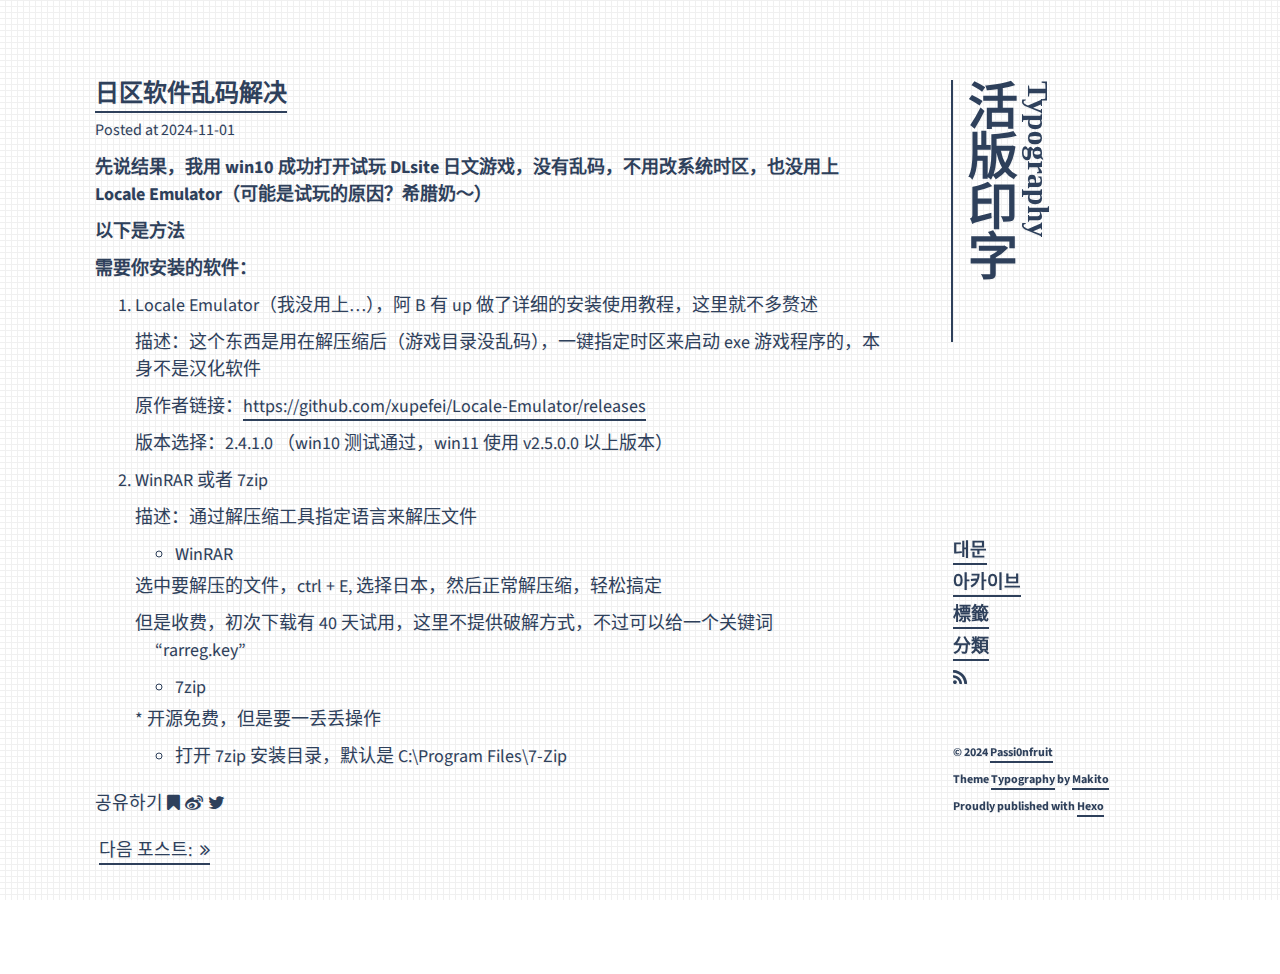
<file: 2024/11/01/日区/index.html>
<!DOCTYPE html><html lang="zh-CN"><head><meta charset="utf-8"><meta name="X-UA-Compatible" content="IE=edge"><meta name="author"><title>日区软件乱码解决 · Passi0nfruit</title><meta name="description" content="先说结果，我用 win10 成功打开试玩 DLsite 日文游戏，没有乱码，不用改系统时区，也没用上 Locale Emulator（可能是试玩的原因？希腊奶～）
以下是方法
需要你安装的软件：


Locale Emulator（我没用上…），阿 B 有 up 做了详细的安装使用教程，这里就不多赘"><meta name="og:description" content="先说结果，我用 win10 成功打开试玩 DLsite 日文游戏，没有乱码，不用改系统时区，也没用上 Locale Emulator（可能是试玩的原因？希腊奶～）
以下是方法
需要你安装的软件：


Locale Emulator（我没用上…），阿 B 有 up 做了详细的安装使用教程，这里就不多赘"><meta name="twitter:site" content="Passi0nfruit"><meta name="twitter:title" content="日区软件乱码解决"><meta name="twitter:card" content="summary"><meta name="keywords" content=""><meta content="width=device-width, initial-scale=1.0, maximum-scale=1.0, user-scalable=0" name="viewport"><meta content="yes" name="apple-mobile-web-app-capable"><meta content="black" name="apple-mobile-web-app-status-bar-style"><meta content="telephone=no" name="format-detection"><meta name="renderer" content="webkit"><link rel="short icon" href="images/favicon.png" type="image/x-icon"><link rel="stylesheet" href="/css/bootstrap.min.css"><link rel="stylesheet" href="/css/font-awesome.min.css"><link rel="stylesheet" href="/css/style.css"><link rel="alternate" type="application/atom+xml" title="ATOM 1.0" href="/atom.xml"><meta name="generator" content="Hexo 7.3.0"><link rel="stylesheet" href="/css/prism.css" type="text/css">
<link rel="stylesheet" href="/css/prism-line-numbers.css" type="text/css"></head><body><div class="container" id="stage"><div class="row"><div class="col-sm-3 col-xs-12 side-container invisible" id="side-bar"><div class="vertical-text site-title"><h3 class="site-title-small" tabindex="-1"><a class="a-title" href="/">Typography</a></h3><h1 class="site-title-large" tabindex="-1"><a class="a-title" href="/">活版印字</a></h1><!--h6(onclick="triggerSiteNav()") Trigger--></div><br class="visible-lg visible-md visible-sm"><div class="site-title-links" id="site-nav"><ul><li><a href="/">대문</a></li><li><a href="/archives">아카이브</a></li><li><a href="/tags/index.html">標籤</a></li><li><a href="/categories/index.html">分類</a></li><li class="soc"><a href="http://windsakura.github.io/atom.xml" target="_blank" rel="noopener noreferrer" aria-label="RSS"><i class="fa fa-rss">&nbsp;</i></a></li></ul><div class="visible-lg visible-md visible-sm site-nav-footer"><br class="site-nav-footer-br"><footer><p>&copy;&nbsp;2024&nbsp;<a target="_blank" href="http://windsakura.github.io" rel="noopener noreferrer">Passi0nfruit</a></p><p>Theme&nbsp;<a target="_blank" href="https://github.com/SumiMakito/hexo-theme-typography" rel="noopener noreferrer">Typography</a>&nbsp;by&nbsp;<a target="_blank" href="https://www.keep.moe" rel="noopener noreferrer">Makito</a></p><p>Proudly published with&nbsp;<a target="_blank" href="https://hexo.io" rel="noopener noreferrer">Hexo</a></p></footer></div></div></div><div class="col-sm-9 col-xs-12 main-container invisible" id="main-container"><div class="autopagerize_page_element"><div class="content"><div class="post-page"><div class="post-container"><p class="post-title"><a>日区软件乱码解决</a></p><p class="post-meta"><span class="date meta-item">Posted at&nbsp;2024-11-01</span></p><p class="post-abstract"><p><strong>先说结果，我用 win10 成功打开试玩 DLsite 日文游戏，没有乱码，不用改系统时区，也没用上 Locale Emulator（可能是试玩的原因？希腊奶～）</strong></p>
<p><strong>以下是方法</strong></p>
<p><strong>需要你安装的软件：</strong></p>
<ol>
<li>
<p>Locale Emulator（我没用上…），阿 B 有 up 做了详细的安装使用教程，这里就不多赘述</p>
<p>描述：这个东西是用在解压缩后（游戏目录没乱码），一键指定时区来启动 exe 游戏程序的，本身不是汉化软件</p>
<p>原作者链接：<a target="_blank" rel="noopener" href="https://github.com/xupefei/Locale-Emulator/releases">https://github.com/xupefei/Locale-Emulator/releases</a></p>
<p>版本选择：2.4.1.0 （win10 测试通过，win11 使用 v2.5.0.0 以上版本）</p>
</li>
<li>
<p>WinRAR 或者 7zip</p>
<p>描述：通过解压缩工具指定语言来解压文件</p>
<ul>
<li>WinRAR</li>
</ul>
<p>选中要解压的文件，ctrl + E, 选择日本，然后正常解压缩，轻松搞定</p>
<p>但是收费，初次下载有 40 天试用，这里不提供破解方式，不过可以给一个关键词             “rarreg.key”</p>
<ul>
<li>7zip</li>
</ul>
<p>* 开源免费，但是要一丢丢操作</p>
<ul>
<li>打开 7zip 安装目录，默认是 C:\Program Files\7-Zip</li>
</ul>
</li>
</ol>
</p></div><div class="share"><span>공유하기</span>&nbsp;<span class="soc"><a class="fa fa-bookmark" href="javascript:(function(){EN_CLIP_HOST='http://www.evernote.com';try{var%20x=document.createElement('SCRIPT');x.type='text/javascript';x.src=EN_CLIP_HOST+'/public/bookmarkClipper.js?'+(new%20Date().getTime()/100000);document.getElementsByTagName('head')[0].appendChild(x);}catch(e){location.href=EN_CLIP_HOST+'/clip.action?url='+encodeURIComponent(location.href)+'&amp;title='+encodeURIComponent(document.title);}})();" ref="nofollow" target="_blank"></a></span><span class="soc"><a class="fa fa-weibo" href="javascript:void((function(s,d,e){try{}catch(e){}var f='http://service.weibo.com/share/share.php?',u=d.location.href,p=['url=',e(u),'&amp;title=',e(d.title),'&amp;appkey=2924220432'].join('');function a(){if(!window.open([f,p].join(''),'mb',['toolbar=0,status=0,resizable=1,width=620,height=450,left=',(s.width-620)/2,',top=',(s.height-450)/2].join('')))u.href=[f,p].join('');};if(/Firefox/.test(navigator.userAgent)){setTimeout(a,0)}else{a()}})(screen,document,encodeURIComponent));"></a></span><span class="soc"><a class="fa fa-twitter" target="_blank" rel="noopener" href="http://twitter.com/home?status=http://windsakura.github.io/2024/11/01/日区/%20Passi0nfruit%20日区软件乱码解决"></a></span></div><div class="pagination"><p class="clearfix"><span>&nbsp;</span><span class="next pagbuttons"><a role="navigation" href="/2024/11/01/%E5%B1%8F%E5%B9%95%E9%9D%A2%E6%9D%BF%E9%80%89%E6%8B%A9/" title="">다음 포스트: &nbsp;<i class="fa fa-angle-double-right"></i></a></span></p></div></div></div></div><div class="visible-xs site-bottom-footer"><footer><p>&copy;&nbsp;2024&nbsp;<a target="_blank" href="http://windsakura.github.io" rel="noopener noreferrer">Passi0nfruit</a></p><p>Theme&nbsp;<a target="_blank" href="https://github.com/SumiMakito/hexo-theme-typography" rel="noopener noreferrer">Typography</a>&nbsp;by&nbsp;<a target="_blank" href="https://www.keep.moe" rel="noopener noreferrer">Makito</a></p><p>Proudly published with&nbsp;<a target="_blank" href="https://hexo.io" rel="noopener noreferrer">Hexo</a></p></footer></div></div></div></div><script src="/js/jquery-3.1.0.min.js"></script><script src="/js/bootstrap.min.js"></script><script src="/js/jquery-migrate-1.2.1.min.js"></script><script src="/js/jquery.appear.js"></script><script src="/js/google-analytics.js"></script><script src="/js/typography.js"></script></body></html>
</file>
<file: css/style.css>
@import url("https://fonts.googleapis.com/css?family=Source+Sans+Pro:100,300,400,600");@keyframes fadein{from{opacity:0}to{opacity:1}}@keyframes fadein-right{from{opacity:0;transform:translateX(20px)}to{opacity:1;transform:translateX(0px)}}@keyframes fadein-top{from{opacity:0;transform:translateY(-20px)}to{opacity:1;transform:translateY(0px)}}@keyframes swift-down{from{transform:translateY(0%)}to{transform:translateY(20%)}}.invisible{opacity:0}.fadeIn{animation:fadein 1s ease-out}.fadeInRight{animation:fadein-right 1s ease-out}.fadeInTop{animation:fadein-top 1s ease-out}.swiftDown{animation:swift-down 1s ease-out}.swiftDownReversed{animation:swift-down 1s reverse ease-out}html,body,span,p,h1,h2,h3,h4,h5,h6{font-family:"Source Sans Pro","Roboto","Helvetica","Helvetica Neue","Source Han Sans SC","Source Han Sans TC","PingFang SC","PingFang HK","PingFang TC",sans-serif;color:#2e405b}html{background:#fff}.foreground{background:#2e405b !important}.background{background:#fff !important}.foreground-text *{color:#2e405b !important}.background-text *{color:#fff !important}h1{font-size:42px}h2{font-size:36px}h3{font-size:30px}h4{font-size:24px}h5{font-size:18px}h6{font-size:14px}body{font-size:18px;line-height:1.5em;background:url("[data-uri]");background-repeat:repeat;background-attachment:fixed;-webkit-font-smoothing:antialiased;-moz-osx-font-smoothing:grayscale;text-shadow:1px 1px 1px rgba(0,0,0,0.04);min-height:100vh}.container{background-color:transparent;padding:0;position:relative}.full-width-container{width:100vw}.main-container{text-align:left;margin:0;padding:80px 40px;overflow:hidden;float:left}.main-container :nth-child(1){margin-top:0}.row{margin:0}.vertical-text{-ms-writing-mode:tb-rl;writing-mode:vertical-rl}.vertical-text *{line-height:1;text-align:left}.side-container{height:100vh;position:fixed;right:0;font-style:normal;font-size:1em;margin:0;transform:rotate(0deg);text-align:left;float:right;padding:80px 20px}.ar-year{margin-top:5px;margin-bottom:5px}.date{margin-bottom:0px}.ar-date{font-size:16px;margin-bottom:5px}.archive :first-child{padding-left:0}.archive ul{list-style-type:none}.site-title{font-weight:bolder;font-style:normal;width:auto;height:auto;margin:0 0 0 -2px;text-align:left;font-size:0.5em;padding:0 0 50px 0;border-left:solid #2e405b 2px;transition:padding 0.8s ease 0s, background 0.8s ease 0s}.site-title:hover{padding:15px 0 35px 0;color:#fff !important;background:#2e405b !important;border-left:solid #2e405b 2px}.site-title:hover *{color:#fff !important}.site-title :first-child{margin-right:10px}.site-title *{text-align:left;font-weight:bolder;margin-top:0;margin-left:10px;margin-right:0;font-family:"HiraMinProN-W6","Source Han Serif CN","Source Han Serif SC","Source Han Serif TC",serif}.site-title-large{font-size:50px;padding-top:0}.site-title-small{font-size:30px;padding-top:1px}.site-title-links{font-weight:bold;font-style:normal;margin:0;padding:60px 0;text-align:left;position:fixed;bottom:20px}.site-title-links ul{list-style:none;padding:0}.site-title-links ul li{display:block;margin:5px 0;font-size:18px}.site-title-links a{border-bottom:solid #2e405b 2px}.no-margin-left{margin-left:0}.no-margin-right{margin-right:0}.no-margin-top{margin-top:0}.no-margin-bottom{margin-bottom:0}a{color:#2e405b;transition:color 0.3s ease 0s, background-color 0.3s ease 0s;-moz-transition:color 0.3s ease 0s, background-color 0.3s ease 0s;-o-transition:color 0.3s ease 0s, background-color 0.3s ease 0s;-webkit-transition:color 0.3s ease 0s, background-color 0.3s ease 0s;border-bottom:solid #2e405b 2px;padding:0;cursor:pointer;cursor:hand}a:hover,a:focus{text-decoration:none}a:hover{color:#fff !important;background-color:#2e405b;border-bottom:solid transparent 2px}a:focus{color:#000}.a-title{text-decoration:none;background-color:transparent;border-bottom:solid transparent 2px}.a-title:hover,.a-title:focus{background-color:transparent}.current{border-bottom:solid #2e405b 3px !important}.a-mute{background-color:transparent;color:#2e405b !important;text-decoration:none;border-bottom:none}.a-mute:hover,.a-mute:focus{background-color:transparent;color:#2e405b !important;text-decoration:none;border-bottom:none}.soc{margin:0 5px 0 0;font-size:18px !important}.soc a{border-bottom:solid transparent 2px}.soc a:hover{color:#3f587d !important;background-color:transparent !important;text-decoration:none;border-bottom:solid rgba(0,0,0,0) 2px}.soc a:focus{color:#3f587d !important}.meta-item{margin:0 10px 0 0}img{display:block;max-width:100%;height:auto}footer{margin-top:10px;padding-top:0;font-size:12px;font-weight:bold}footer *{margin:0}.post-container{margin:0 0 20px 0;font-weight:normal}.post-title{font-size:24px;font-weight:bold;margin:3px 0}.post-meta{font-size:16px;margin:10px 0}.post-abstract{font-size:18px}li{margin:5px 0}figure{overflow:scroll}figure>table{width:100%}pre *{font-family:Monaco, Menlo, "Source Code Pro", "Cascadia Code", Consolas, monospace;background:transparent !important}figure .gutter pre{border-bottom-right-radius:0;border-top-right-radius:0;border-right:none;text-align:right;min-width:3em}figure .code{width:99%}figure .code pre{border-bottom-left-radius:0;border-top-left-radius:0;border-left:solid rgba(0,0,0,0.05) 1px;margin-right:1px}@media (max-width: 768px){body{line-height:normal}h1{font-size:40px}h2{font-size:34px}h3{font-size:28px}h4{font-size:22px}h5{font-size:16px}h6{font-size:14px}.site-title-large{font-size:38px}.site-title-small{font-size:22px}.vertical-text{-ms-writing-mode:lr-tb;writing-mode:horizontal-tb}.site-title{margin:0;font-weight:bolder;font-style:normal;width:auto;height:auto;font-size:0.5em;padding:0;border-left:none;text-align:center;transition:none}.site-title *{text-align:center;margin-left:0 !important;margin-right:0 !important}.site-title:hover{color:#2e405b !important;background:transparent !important;padding:0;border:none}.site-title:hover *{color:#2e405b !important;background:transparent !important}.main-container{text-align:left;height:auto;margin:0;padding:20px 30px;overflow:auto}.side-container{padding:40px 30px 0 30px;height:auto;position:relative;left:0}.site-title-links{position:unset;padding:10px 0;margin:10px 0;text-align:center}.site-title-links ul li{display:inline;margin:0 3px;font-size:16px}footer{padding-top:30px;padding-bottom:35px}a{padding:0}.post-title{font-size:20px;font-weight:bold;margin:3px 0}.post-meta{font-size:14px;margin:10px 0}.post-abstract{font-size:16px}.soc{display:block !important}.site-nav-footer{display:none !important}.site-bottom-footer{display:block !important}li.soc{margin-top:5px !important}}@media only screen and (max-height: 860px){.site-title-large{font-size:32px}.site-title-small{font-size:20px}.site-title-links ul li{font-size:14px;line-height:1.3}.site-nav-footer-br{display:none}.side-container{padding-top:40px;padding-bottom:20px}.main-container{padding-top:40px;padding-bottom:60px}}@media only screen and (max-height: 600px){body{line-height:normal}h1{font-size:40px}h2{font-size:34px}h3{font-size:28px}h4{font-size:22px}h5{font-size:16px}h6{font-size:14px}.site-title-large{font-size:38px}.site-title-small{font-size:22px}.vertical-text{-ms-writing-mode:lr-tb;writing-mode:horizontal-tb}.site-title{margin:0;font-weight:bolder;font-style:normal;width:auto;height:auto;font-size:0.5em;padding:0;border-left:none;text-align:center;transition:none}.site-title *{text-align:center;margin-left:0 !important;margin-right:0 !important}.site-title:hover{color:#2e405b !important;background:transparent !important;padding:0;border:none}.site-title:hover *{color:#2e405b !important;background:transparent !important}.main-container{text-align:left;height:auto;margin:0;padding:20px 30px;overflow:auto}.side-container{padding:40px 30px 0 30px;height:auto;position:relative;left:0}.site-title-links{position:unset;padding:10px 0;margin:10px 0;text-align:center}.site-title-links ul li{display:inline;margin:0 3px;font-size:16px}footer{padding-top:30px;padding-bottom:35px}a{padding:0}.post-title{font-size:20px;font-weight:bold;margin:3px 0}.post-meta{font-size:14px;margin:10px 0}.post-abstract{font-size:16px}.soc{display:block !important}.site-nav-footer{display:none !important}.site-bottom-footer{display:block !important}}
/*# sourceMappingURL=[data-uri] */
</file>
<file: css/prism.css>
/**
 * prism.js default theme for JavaScript, CSS and HTML
 * Based on dabblet (http://dabblet.com)
 * @author Lea Verou
 */

code[class*="language-"],
pre[class*="language-"] {
	color: black;
	background: none;
	text-shadow: 0 1px white;
	font-family: Consolas, Monaco, 'Andale Mono', 'Ubuntu Mono', monospace;
	font-size: 1em;
	text-align: left;
	white-space: pre;
	word-spacing: normal;
	word-break: normal;
	word-wrap: normal;
	line-height: 1.5;

	-moz-tab-size: 4;
	-o-tab-size: 4;
	tab-size: 4;

	-webkit-hyphens: none;
	-moz-hyphens: none;
	-ms-hyphens: none;
	hyphens: none;
}

pre[class*="language-"]::-moz-selection, pre[class*="language-"] ::-moz-selection,
code[class*="language-"]::-moz-selection, code[class*="language-"] ::-moz-selection {
	text-shadow: none;
	background: #b3d4fc;
}

pre[class*="language-"]::selection, pre[class*="language-"] ::selection,
code[class*="language-"]::selection, code[class*="language-"] ::selection {
	text-shadow: none;
	background: #b3d4fc;
}

@media print {
	code[class*="language-"],
	pre[class*="language-"] {
		text-shadow: none;
	}
}

/* Code blocks */
pre[class*="language-"] {
	padding: 1em;
	margin: .5em 0;
	overflow: auto;
}

:not(pre) > code[class*="language-"],
pre[class*="language-"] {
	background: #f5f2f0;
}

/* Inline code */
:not(pre) > code[class*="language-"] {
	padding: .1em;
	border-radius: .3em;
	white-space: normal;
}

.token.comment,
.token.prolog,
.token.doctype,
.token.cdata {
	color: slategray;
}

.token.punctuation {
	color: #999;
}

.token.namespace {
	opacity: .7;
}

.token.property,
.token.tag,
.token.boolean,
.token.number,
.token.constant,
.token.symbol,
.token.deleted {
	color: #905;
}

.token.selector,
.token.attr-name,
.token.string,
.token.char,
.token.builtin,
.token.inserted {
	color: #690;
}

.token.operator,
.token.entity,
.token.url,
.language-css .token.string,
.style .token.string {
	color: #9a6e3a;
	/* This background color was intended by the author of this theme. */
	background: hsla(0, 0%, 100%, .5);
}

.token.atrule,
.token.attr-value,
.token.keyword {
	color: #07a;
}

.token.function,
.token.class-name {
	color: #DD4A68;
}

.token.regex,
.token.important,
.token.variable {
	color: #e90;
}

.token.important,
.token.bold {
	font-weight: bold;
}
.token.italic {
	font-style: italic;
}

.token.entity {
	cursor: help;
}
</file>
